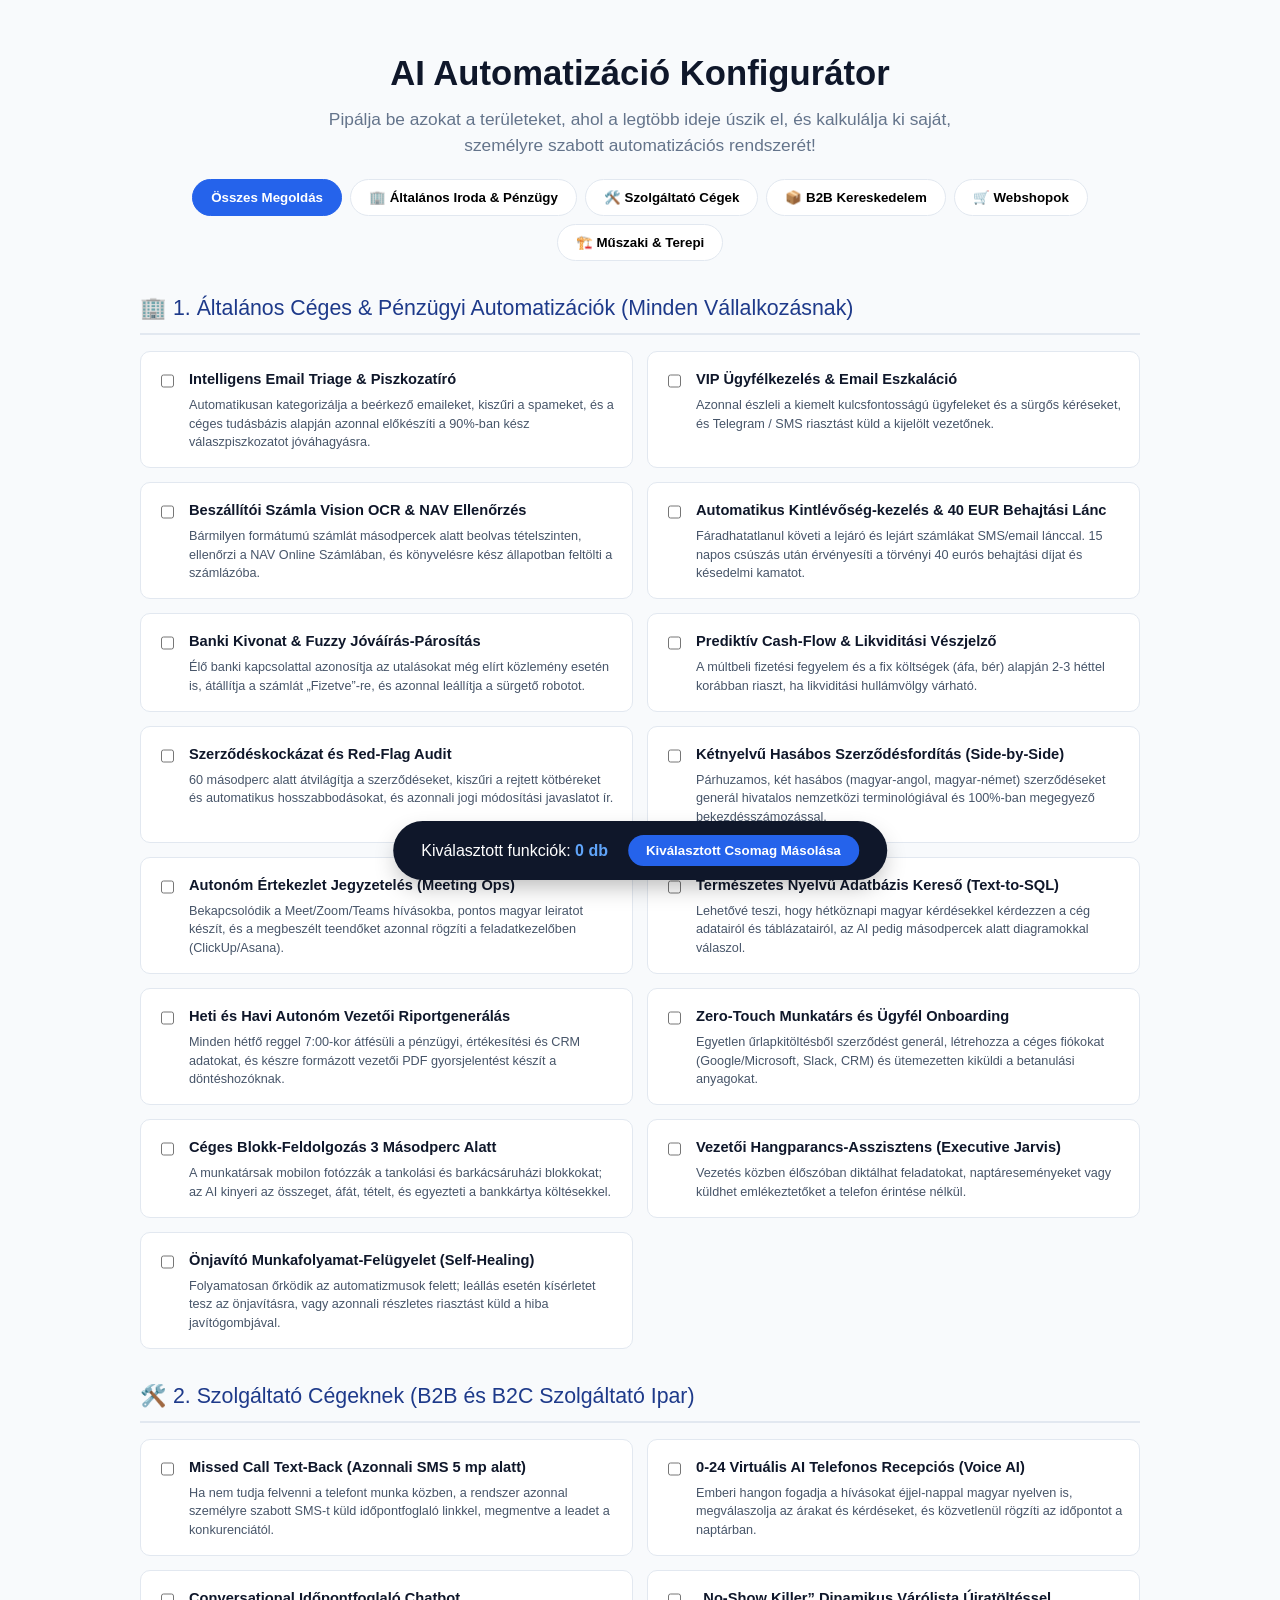
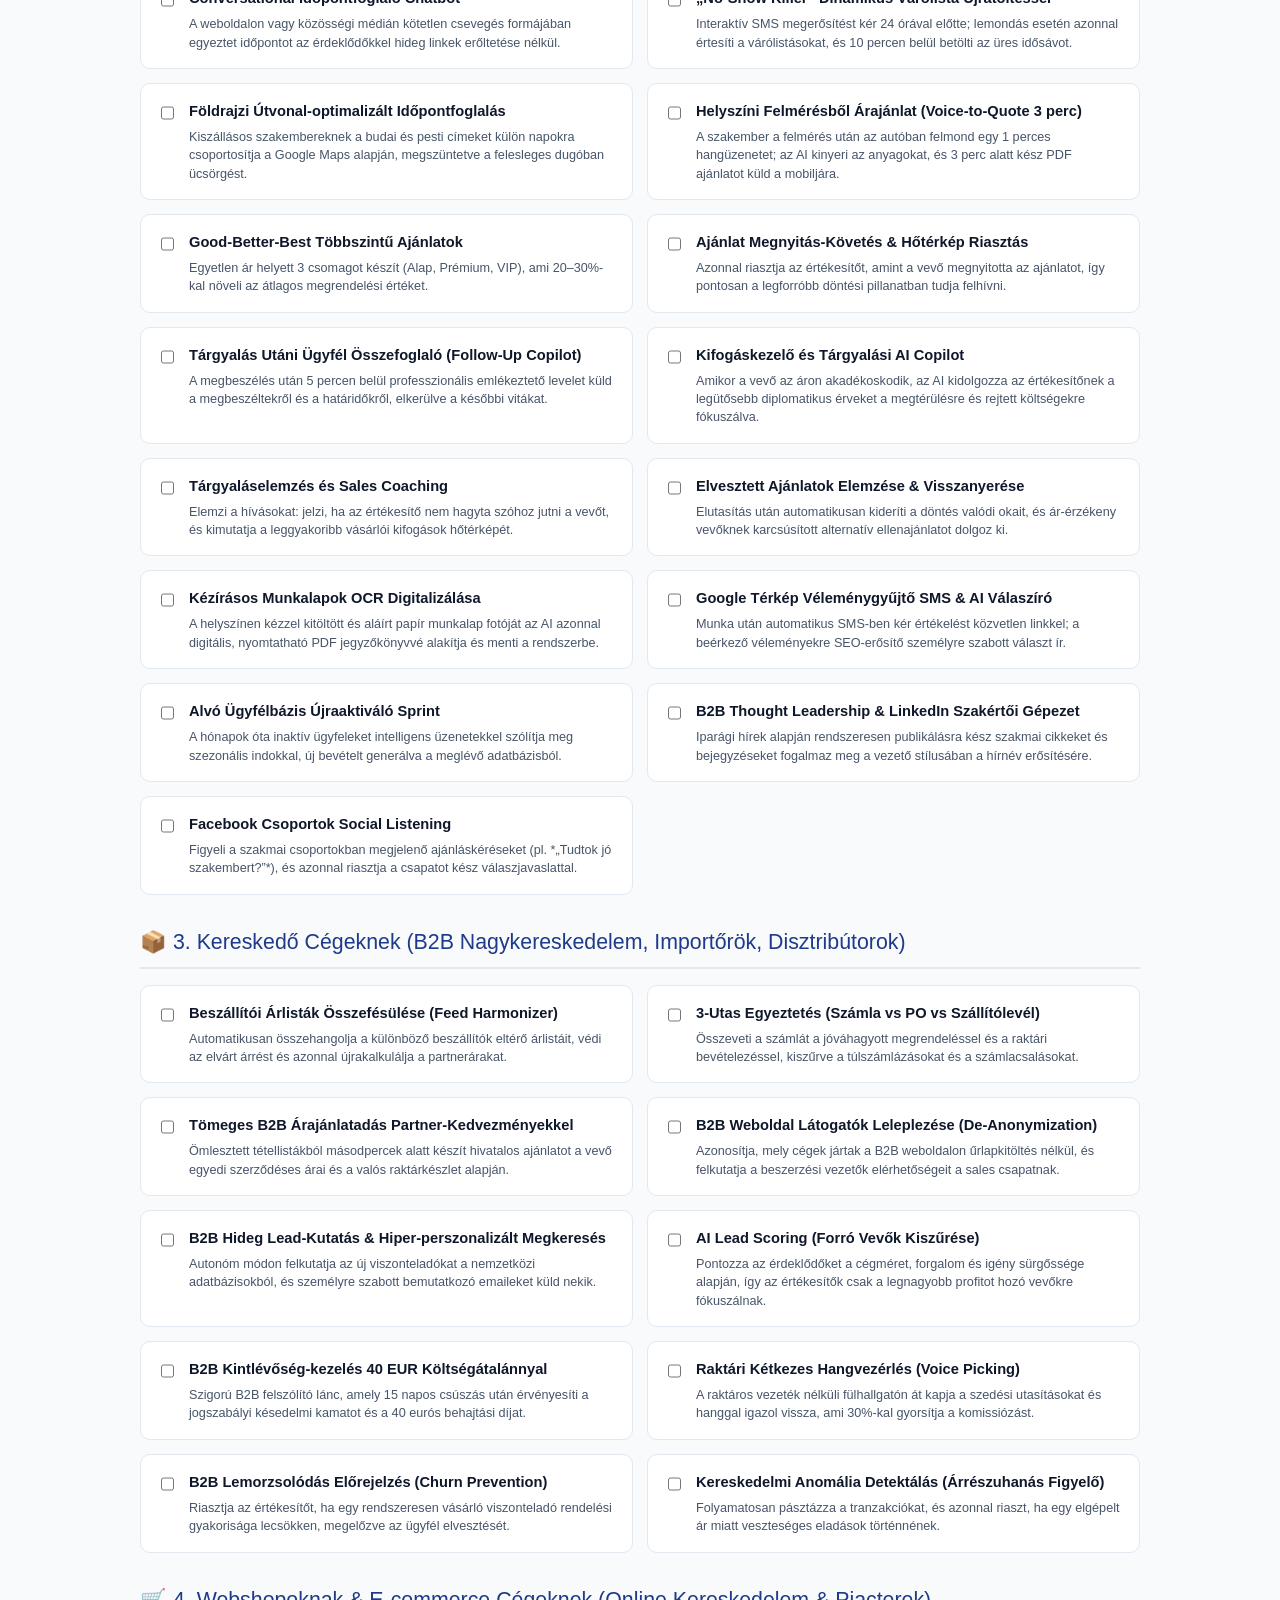
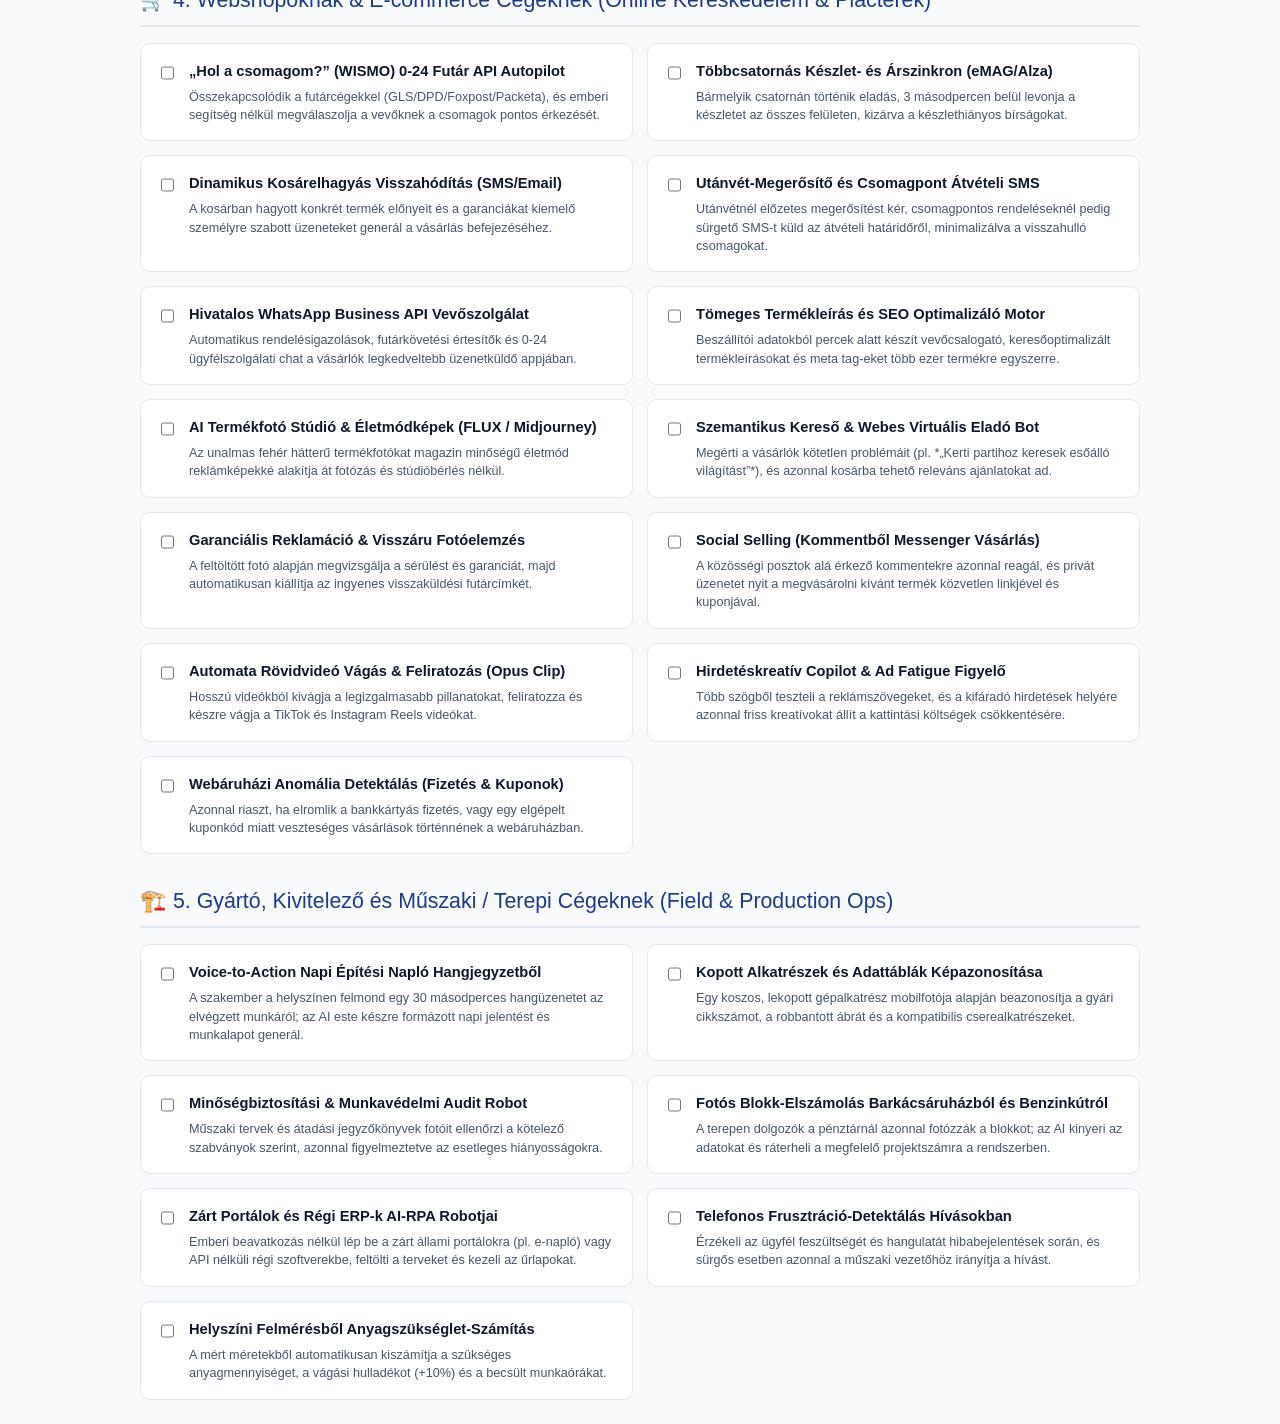
<file: interaktiv_szolgaltatas_kalkulator.html>
<!DOCTYPE html>
<html lang="hu">
<head>
<meta charset="UTF-8">
<meta name="viewport" content="width=device-width, initial-scale=1.0">
<title>AI Automatizációs Megoldás Konfigurátor | Válassza ki, amire szüksége van!</title>
<style>
  :root {
    --primary: #2563eb;
    --primary-dark: #1d4ed8;
    --bg: #f8fafc;
    --card: #ffffff;
    --text: #0f172a;
    --muted: #64748b;
    --border: #e2e8f0;
  }
  body {
    font-family: -apple-system, BlinkMacSystemFont, "Segoe UI", Roboto, sans-serif;
    background-color: var(--bg);
    color: var(--text);
    margin: 0;
    padding: 24px;
    line-height: 1.5;
  }
  .container {
    max-width: 1000px;
    margin: 0 auto;
  }
  header {
    text-align: center;
    margin-bottom: 32px;
  }
  h1 {
    font-size: 26pt;
    color: #0f172a;
    margin-bottom: 8px;
  }
  .subtitle {
    font-size: 13pt;
    color: var(--muted);
    max-width: 700px;
    margin: 0 auto 20px auto;
  }
  .tabs {
    display: flex;
    justify-content: center;
    gap: 8px;
    flex-wrap: wrap;
    margin-bottom: 24px;
  }
  .tab-btn {
    padding: 10px 18px;
    border-radius: 9999px;
    border: 1px solid var(--border);
    background: var(--card);
    font-size: 10pt;
    font-weight: 600;
    cursor: pointer;
    transition: all 0.2s;
  }
  .tab-btn.active, .tab-btn:hover {
    background: var(--primary);
    color: white;
    border-color: var(--primary);
  }
  .category-title {
    font-size: 16pt;
    color: #1e3a8a;
    border-bottom: 2px solid var(--border);
    padding-bottom: 8px;
    margin-top: 32px;
    margin-bottom: 16px;
    display: flex;
    align-items: center;
    gap: 8px;
  }
  .grid {
    display: grid;
    grid-template-columns: repeat(auto-fill, minmax(460px, 1fr));
    gap: 14px;
  }
  .card {
    background: var(--card);
    border: 1px solid var(--border);
    border-radius: 10px;
    padding: 16px;
    cursor: pointer;
    transition: all 0.2s;
    display: flex;
    align-items: flex-start;
    gap: 12px;
  }
  .card:hover {
    border-color: var(--primary);
    box-shadow: 0 4px 12px rgba(37, 99, 235, 0.08);
  }
  .card.selected {
    border-color: var(--primary);
    background: #eff6ff;
  }
  .card input[type="checkbox"] {
    margin-top: 4px;
    width: 18px;
    height: 18px;
    cursor: pointer;
    accent-color: var(--primary);
  }
  .card-content h3 {
    margin: 0 0 6px 0;
    font-size: 11pt;
    color: #0f172a;
  }
  .card-content p {
    margin: 0;
    font-size: 9.5pt;
    color: #475569;
    line-height: 1.45;
  }
  .sticky-bar {
    position: fixed;
    bottom: 20px;
    left: 50%;
    transform: translateX(-50%);
    background: #0f172a;
    color: white;
    padding: 14px 28px;
    border-radius: 9999px;
    display: flex;
    align-items: center;
    gap: 20px;
    box-shadow: 0 10px 25px -5px rgba(0, 0, 0, 0.3);
    z-index: 1000;
  }
  .btn-submit {
    background: var(--primary);
    color: white;
    border: none;
    padding: 8px 18px;
    border-radius: 9999px;
    font-weight: 600;
    cursor: pointer;
    transition: background 0.2s;
  }
  .btn-submit:hover {
    background: var(--primary-dark);
  }
  @media (max-width: 600px) {
    .grid { grid-template-columns: 1fr; }
    .sticky-bar { width: 90%; justify-content: space-between; font-size: 9pt; }
  }
</style>
</head>
<body>

<div class="container">
  <header>
    <h1>AI Automatizáció Konfigurátor</h1>
    <p class="subtitle">Pipálja be azokat a területeket, ahol a legtöbb ideje úszik el, és kalkulálja ki saját, személyre szabott automatizációs rendszerét!</p>
    
    <div class="tabs">
      <button class="tab-btn active" onclick="filterCat('all')">Összes Megoldás</button>
      <button class="tab-btn" onclick="filterCat('general')">🏢 Általános Iroda & Pénzügy</button>
      <button class="tab-btn" onclick="filterCat('service')">🛠️ Szolgáltató Cégek</button>
      <button class="tab-btn" onclick="filterCat('trade')">📦 B2B Kereskedelem</button>
      <button class="tab-btn" onclick="filterCat('ecom')">🛒 Webshopok</button>
      <button class="tab-btn" onclick="filterCat('mfg')">🏗️ Műszaki & Terepi</button>
    </div>
  </header>

  <!-- 1. Általános -->
  <div class="category-block" data-category="general">
    <div class="category-title">🏢 1. Általános Céges & Pénzügyi Automatizációk (Minden Vállalkozásnak)</div>
    <div class="grid">
      <div class="card" onclick="toggleCard(this)"><input type="checkbox"><div class="card-content"><h3>Intelligens Email Triage & Piszkozatíró</h3><p>Automatikusan kategorizálja a beérkező emaileket, kiszűri a spameket, és a céges tudásbázis alapján azonnal előkészíti a 90%-ban kész válaszpiszkozatot jóváhagyásra.</p></div></div>
      <div class="card" onclick="toggleCard(this)"><input type="checkbox"><div class="card-content"><h3>VIP Ügyfélkezelés & Email Eszkaláció</h3><p>Azonnal észleli a kiemelt kulcsfontosságú ügyfeleket és a sürgős kéréseket, és Telegram / SMS riasztást küld a kijelölt vezetőnek.</p></div></div>
      <div class="card" onclick="toggleCard(this)"><input type="checkbox"><div class="card-content"><h3>Beszállítói Számla Vision OCR & NAV Ellenőrzés</h3><p>Bármilyen formátumú számlát másodpercek alatt beolvas tételszinten, ellenőrzi a NAV Online Számlában, és könyvelésre kész állapotban feltölti a számlázóba.</p></div></div>
      <div class="card" onclick="toggleCard(this)"><input type="checkbox"><div class="card-content"><h3>Automatikus Kintlévőség-kezelés & 40 EUR Behajtási Lánc</h3><p>Fáradhatatlanul követi a lejáró és lejárt számlákat SMS/email lánccal. 15 napos csúszás után érvényesíti a törvényi 40 eurós behajtási díjat és késedelmi kamatot.</p></div></div>
      <div class="card" onclick="toggleCard(this)"><input type="checkbox"><div class="card-content"><h3>Banki Kivonat & Fuzzy Jóváírás-Párosítás</h3><p>Élő banki kapcsolattal azonosítja az utalásokat még elírt közlemény esetén is, átállítja a számlát „Fizetve”-re, és azonnal leállítja a sürgető robotot.</p></div></div>
      <div class="card" onclick="toggleCard(this)"><input type="checkbox"><div class="card-content"><h3>Prediktív Cash-Flow & Likviditási Vészjelző</h3><p>A múltbeli fizetési fegyelem és a fix költségek (áfa, bér) alapján 2-3 héttel korábban riaszt, ha likviditási hullámvölgy várható.</p></div></div>
      <div class="card" onclick="toggleCard(this)"><input type="checkbox"><div class="card-content"><h3>Szerződéskockázat és Red-Flag Audit</h3><p>60 másodperc alatt átvilágítja a szerződéseket, kiszűri a rejtett kötbéreket és automatikus hosszabbodásokat, és azonnali jogi módosítási javaslatot ír.</p></div></div>
      <div class="card" onclick="toggleCard(this)"><input type="checkbox"><div class="card-content"><h3>Kétnyelvű Hasábos Szerződésfordítás (Side-by-Side)</h3><p>Párhuzamos, két hasábos (magyar-angol, magyar-német) szerződéseket generál hivatalos nemzetközi terminológiával és 100%-ban megegyező bekezdésszámozással.</p></div></div>
      <div class="card" onclick="toggleCard(this)"><input type="checkbox"><div class="card-content"><h3>Autonóm Értekezlet Jegyzetelés (Meeting Ops)</h3><p>Bekapcsolódik a Meet/Zoom/Teams hívásokba, pontos magyar leiratot készít, és a megbeszélt teendőket azonnal rögzíti a feladatkezelőben (ClickUp/Asana).</p></div></div>
      <div class="card" onclick="toggleCard(this)"><input type="checkbox"><div class="card-content"><h3>Természetes Nyelvű Adatbázis Kereső (Text-to-SQL)</h3><p>Lehetővé teszi, hogy hétköznapi magyar kérdésekkel kérdezzen a cég adatairól és táblázatairól, az AI pedig másodpercek alatt diagramokkal válaszol.</p></div></div>
      <div class="card" onclick="toggleCard(this)"><input type="checkbox"><div class="card-content"><h3>Heti és Havi Autonóm Vezetői Riportgenerálás</h3><p>Minden hétfő reggel 7:00-kor átfésüli a pénzügyi, értékesítési és CRM adatokat, és készre formázott vezetői PDF gyorsjelentést készít a döntéshozóknak.</p></div></div>
      <div class="card" onclick="toggleCard(this)"><input type="checkbox"><div class="card-content"><h3>Zero-Touch Munkatárs és Ügyfél Onboarding</h3><p>Egyetlen űrlapkitöltésből szerződést generál, létrehozza a céges fiókokat (Google/Microsoft, Slack, CRM) és ütemezetten kiküldi a betanulási anyagokat.</p></div></div>
      <div class="card" onclick="toggleCard(this)"><input type="checkbox"><div class="card-content"><h3>Céges Blokk-Feldolgozás 3 Másodperc Alatt</h3><p>A munkatársak mobilon fotózzák a tankolási és barkácsáruházi blokkokat; az AI kinyeri az összeget, áfát, tételt, és egyezteti a bankkártya költésekkel.</p></div></div>
      <div class="card" onclick="toggleCard(this)"><input type="checkbox"><div class="card-content"><h3>Vezetői Hangparancs-Asszisztens (Executive Jarvis)</h3><p>Vezetés közben élőszóban diktálhat feladatokat, naptáreseményeket vagy küldhet emlékeztetőket a telefon érintése nélkül.</p></div></div>
      <div class="card" onclick="toggleCard(this)"><input type="checkbox"><div class="card-content"><h3>Önjavító Munkafolyamat-Felügyelet (Self-Healing)</h3><p>Folyamatosan őrködik az automatizmusok felett; leállás esetén kísérletet tesz az önjavításra, vagy azonnali részletes riasztást küld a hiba javítógombjával.</p></div></div>
    </div>
  </div>

  <!-- 2. Szolgáltatók -->
  <div class="category-block" data-category="service">
    <div class="category-title">🛠️ 2. Szolgáltató Cégeknek (B2B és B2C Szolgáltató Ipar)</div>
    <div class="grid">
      <div class="card" onclick="toggleCard(this)"><input type="checkbox"><div class="card-content"><h3>Missed Call Text-Back (Azonnali SMS 5 mp alatt)</h3><p>Ha nem tudja felvenni a telefont munka közben, a rendszer azonnal személyre szabott SMS-t küld időpontfoglaló linkkel, megmentve a leadet a konkurenciától.</p></div></div>
      <div class="card" onclick="toggleCard(this)"><input type="checkbox"><div class="card-content"><h3>0-24 Virtuális AI Telefonos Recepciós (Voice AI)</h3><p>Emberi hangon fogadja a hívásokat éjjel-nappal magyar nyelven is, megválaszolja az árakat és kérdéseket, és közvetlenül rögzíti az időpontot a naptárban.</p></div></div>
      <div class="card" onclick="toggleCard(this)"><input type="checkbox"><div class="card-content"><h3>Conversational Időpontfoglaló Chatbot</h3><p>A weboldalon vagy közösségi médián kötetlen csevegés formájában egyeztet időpontot az érdeklődőkkel hideg linkek erőltetése nélkül.</p></div></div>
      <div class="card" onclick="toggleCard(this)"><input type="checkbox"><div class="card-content"><h3>„No-Show Killer” Dinamikus Várólista Újratöltéssel</h3><p>Interaktív SMS megerősítést kér 24 órával előtte; lemondás esetén azonnal értesíti a várólistásokat, és 10 percen belül betölti az üres idősávot.</p></div></div>
      <div class="card" onclick="toggleCard(this)"><input type="checkbox"><div class="card-content"><h3>Földrajzi Útvonal-optimalizált Időpontfoglalás</h3><p>Kiszállásos szakembereknek a budai és pesti címeket külön napokra csoportosítja a Google Maps alapján, megszüntetve a felesleges dugóban ücsörgést.</p></div></div>
      <div class="card" onclick="toggleCard(this)"><input type="checkbox"><div class="card-content"><h3>Helyszíni Felmérésből Árajánlat (Voice-to-Quote 3 perc)</h3><p>A szakember a felmérés után az autóban felmond egy 1 perces hangüzenetet; az AI kinyeri az anyagokat, és 3 perc alatt kész PDF ajánlatot küld a mobiljára.</p></div></div>
      <div class="card" onclick="toggleCard(this)"><input type="checkbox"><div class="card-content"><h3>Good-Better-Best Többszintű Ajánlatok</h3><p>Egyetlen ár helyett 3 csomagot készít (Alap, Prémium, VIP), ami 20–30%-kal növeli az átlagos megrendelési értéket.</p></div></div>
      <div class="card" onclick="toggleCard(this)"><input type="checkbox"><div class="card-content"><h3>Ajánlat Megnyitás-Követés & Hőtérkép Riasztás</h3><p>Azonnal riasztja az értékesítőt, amint a vevő megnyitotta az ajánlatot, így pontosan a legforróbb döntési pillanatban tudja felhívni.</p></div></div>
      <div class="card" onclick="toggleCard(this)"><input type="checkbox"><div class="card-content"><h3>Tárgyalás Utáni Ügyfél Összefoglaló (Follow-Up Copilot)</h3><p>A megbeszélés után 5 percen belül professzionális emlékeztető levelet küld a megbeszéltekről és a határidőkről, elkerülve a későbbi vitákat.</p></div></div>
      <div class="card" onclick="toggleCard(this)"><input type="checkbox"><div class="card-content"><h3>Kifogáskezelő és Tárgyalási AI Copilot</h3><p>Amikor a vevő az áron akadékoskodik, az AI kidolgozza az értékesítőnek a legütősebb diplomatikus érveket a megtérülésre és rejtett költségekre fókuszálva.</p></div></div>
      <div class="card" onclick="toggleCard(this)"><input type="checkbox"><div class="card-content"><h3>Tárgyaláselemzés és Sales Coaching</h3><p>Elemzi a hívásokat: jelzi, ha az értékesítő nem hagyta szóhoz jutni a vevőt, és kimutatja a leggyakoribb vásárlói kifogások hőtérképét.</p></div></div>
      <div class="card" onclick="toggleCard(this)"><input type="checkbox"><div class="card-content"><h3>Elvesztett Ajánlatok Elemzése & Visszanyerése</h3><p>Elutasítás után automatikusan kideríti a döntés valódi okait, és ár-érzékeny vevőknek karcsúsított alternatív ellenajánlatot dolgoz ki.</p></div></div>
      <div class="card" onclick="toggleCard(this)"><input type="checkbox"><div class="card-content"><h3>Kézírásos Munkalapok OCR Digitalizálása</h3><p>A helyszínen kézzel kitöltött és aláírt papír munkalap fotóját az AI azonnal digitális, nyomtatható PDF jegyzőkönyvvé alakítja és menti a rendszerbe.</p></div></div>
      <div class="card" onclick="toggleCard(this)"><input type="checkbox"><div class="card-content"><h3>Google Térkép Véleménygyűjtő SMS & AI Válaszíró</h3><p>Munka után automatikus SMS-ben kér értékelést közvetlen linkkel; a beérkező véleményekre SEO-erősítő személyre szabott választ ír.</p></div></div>
      <div class="card" onclick="toggleCard(this)"><input type="checkbox"><div class="card-content"><h3>Alvó Ügyfélbázis Újraaktiváló Sprint</h3><p>A hónapok óta inaktív ügyfeleket intelligens üzenetekkel szólítja meg szezonális indokkal, új bevételt generálva a meglévő adatbázisból.</p></div></div>
      <div class="card" onclick="toggleCard(this)"><input type="checkbox"><div class="card-content"><h3>B2B Thought Leadership & LinkedIn Szakértői Gépezet</h3><p>Iparági hírek alapján rendszeresen publikálásra kész szakmai cikkeket és bejegyzéseket fogalmaz meg a vezető stílusában a hírnév erősítésére.</p></div></div>
      <div class="card" onclick="toggleCard(this)"><input type="checkbox"><div class="card-content"><h3>Facebook Csoportok Social Listening</h3><p>Figyeli a szakmai csoportokban megjelenő ajánláskéréseket (pl. *„Tudtok jó szakembert?”*), és azonnal riasztja a csapatot kész válaszjavaslattal.</p></div></div>
    </div>
  </div>

  <!-- 3. Kereskedők -->
  <div class="category-block" data-category="trade">
    <div class="category-title">📦 3. Kereskedő Cégeknek (B2B Nagykereskedelem, Importőrök, Disztribútorok)</div>
    <div class="grid">
      <div class="card" onclick="toggleCard(this)"><input type="checkbox"><div class="card-content"><h3>Beszállítói Árlisták Összefésülése (Feed Harmonizer)</h3><p>Automatikusan összehangolja a különböző beszállítók eltérő árlistáit, védi az elvárt árrést és azonnal újrakalkulálja a partnerárakat.</p></div></div>
      <div class="card" onclick="toggleCard(this)"><input type="checkbox"><div class="card-content"><h3>3-Utas Egyeztetés (Számla vs PO vs Szállítólevél)</h3><p>Összeveti a számlát a jóváhagyott megrendeléssel és a raktári bevételezéssel, kiszűrve a túlszámlázásokat és a számlacsalásokat.</p></div></div>
      <div class="card" onclick="toggleCard(this)"><input type="checkbox"><div class="card-content"><h3>Tömeges B2B Árajánlatadás Partner-Kedvezményekkel</h3><p>Ömlesztett tétellistákból másodpercek alatt készít hivatalos ajánlatot a vevő egyedi szerződéses árai és a valós raktárkészlet alapján.</p></div></div>
      <div class="card" onclick="toggleCard(this)"><input type="checkbox"><div class="card-content"><h3>B2B Weboldal Látogatók Leleplezése (De-Anonymization)</h3><p>Azonosítja, mely cégek jártak a B2B weboldalon űrlapkitöltés nélkül, és felkutatja a beszerzési vezetők elérhetőségeit a sales csapatnak.</p></div></div>
      <div class="card" onclick="toggleCard(this)"><input type="checkbox"><div class="card-content"><h3>B2B Hideg Lead-Kutatás & Hiper-perszonalizált Megkeresés</h3><p>Autonóm módon felkutatja az új viszonteladókat a nemzetközi adatbázisokból, és személyre szabott bemutatkozó emaileket küld nekik.</p></div></div>
      <div class="card" onclick="toggleCard(this)"><input type="checkbox"><div class="card-content"><h3>AI Lead Scoring (Forró Vevők Kiszűrése)</h3><p>Pontozza az érdeklődőket a cégméret, forgalom és igény sürgőssége alapján, így az értékesítők csak a legnagyobb profitot hozó vevőkre fókuszálnak.</p></div></div>
      <div class="card" onclick="toggleCard(this)"><input type="checkbox"><div class="card-content"><h3>B2B Kintlévőség-kezelés 40 EUR Költségátalánnyal</h3><p>Szigorú B2B felszólító lánc, amely 15 napos csúszás után érvényesíti a jogszabályi késedelmi kamatot és a 40 eurós behajtási díjat.</p></div></div>
      <div class="card" onclick="toggleCard(this)"><input type="checkbox"><div class="card-content"><h3>Raktári Kétkezes Hangvezérlés (Voice Picking)</h3><p>A raktáros vezeték nélküli fülhallgatón át kapja a szedési utasításokat és hanggal igazol vissza, ami 30%-kal gyorsítja a komissiózást.</p></div></div>
      <div class="card" onclick="toggleCard(this)"><input type="checkbox"><div class="card-content"><h3>B2B Lemorzsolódás Előrejelzés (Churn Prevention)</h3><p>Riasztja az értékesítőt, ha egy rendszeresen vásárló viszonteladó rendelési gyakorisága lecsökken, megelőzve az ügyfél elvesztését.</p></div></div>
      <div class="card" onclick="toggleCard(this)"><input type="checkbox"><div class="card-content"><h3>Kereskedelmi Anomália Detektálás (Árrészuhanás Figyelő)</h3><p>Folyamatosan pásztázza a tranzakciókat, és azonnal riaszt, ha egy elgépelt ár miatt veszteséges eladások történnének.</p></div></div>
    </div>
  </div>

  <!-- 4. Webshopok -->
  <div class="category-block" data-category="ecom">
    <div class="category-title">🛒 4. Webshopoknak & E-commerce Cégeknek (Online Kereskedelem & Piacterek)</div>
    <div class="grid">
      <div class="card" onclick="toggleCard(this)"><input type="checkbox"><div class="card-content"><h3>„Hol a csomagom?” (WISMO) 0-24 Futár API Autopilot</h3><p>Összekapcsolódik a futárcégekkel (GLS/DPD/Foxpost/Packeta), és emberi segítség nélkül megválaszolja a vevőknek a csomagok pontos érkezését.</p></div></div>
      <div class="card" onclick="toggleCard(this)"><input type="checkbox"><div class="card-content"><h3>Többcsatornás Készlet- és Árszinkron (eMAG/Alza)</h3><p>Bármelyik csatornán történik eladás, 3 másodpercen belül levonja a készletet az összes felületen, kizárva a készlethiányos bírságokat.</p></div></div>
      <div class="card" onclick="toggleCard(this)"><input type="checkbox"><div class="card-content"><h3>Dinamikus Kosárelhagyás Visszahódítás (SMS/Email)</h3><p>A kosárban hagyott konkrét termék előnyeit és a garanciákat kiemelő személyre szabott üzeneteket generál a vásárlás befejezéséhez.</p></div></div>
      <div class="card" onclick="toggleCard(this)"><input type="checkbox"><div class="card-content"><h3>Utánvét-Megerősítő és Csomagpont Átvételi SMS</h3><p>Utánvétnél előzetes megerősítést kér, csomagpontos rendeléseknél pedig sürgető SMS-t küld az átvételi határidőről, minimalizálva a visszahulló csomagokat.</p></div></div>
      <div class="card" onclick="toggleCard(this)"><input type="checkbox"><div class="card-content"><h3>Hivatalos WhatsApp Business API Vevőszolgálat</h3><p>Automatikus rendelésigazolások, futárkövetési értesítők és 0-24 ügyfélszolgálati chat a vásárlók legkedveltebb üzenetküldő appjában.</p></div></div>
      <div class="card" onclick="toggleCard(this)"><input type="checkbox"><div class="card-content"><h3>Tömeges Termékleírás és SEO Optimalizáló Motor</h3><p>Beszállítói adatokból percek alatt készít vevőcsalogató, keresőoptimalizált termékleírásokat és meta tag-eket több ezer termékre egyszerre.</p></div></div>
      <div class="card" onclick="toggleCard(this)"><input type="checkbox"><div class="card-content"><h3>AI Termékfotó Stúdió & Életmódképek (FLUX / Midjourney)</h3><p>Az unalmas fehér hátterű termékfotókat magazin minőségű életmód reklámképekké alakítja át fotózás és stúdióbérlés nélkül.</p></div></div>
      <div class="card" onclick="toggleCard(this)"><input type="checkbox"><div class="card-content"><h3>Szemantikus Kereső & Webes Virtuális Eladó Bot</h3><p>Megérti a vásárlók kötetlen problémáit (pl. *„Kerti partihoz keresek esőálló világítást”*), és azonnal kosárba tehető releváns ajánlatokat ad.</p></div></div>
      <div class="card" onclick="toggleCard(this)"><input type="checkbox"><div class="card-content"><h3>Garanciális Reklamáció & Visszáru Fotóelemzés</h3><p>A feltöltött fotó alapján megvizsgálja a sérülést és garanciát, majd automatikusan kiállítja az ingyenes visszaküldési futárcímkét.</p></div></div>
      <div class="card" onclick="toggleCard(this)"><input type="checkbox"><div class="card-content"><h3>Social Selling (Kommentből Messenger Vásárlás)</h3><p>A közösségi posztok alá érkező kommentekre azonnal reagál, és privát üzenetet nyit a megvásárolni kívánt termék közvetlen linkjével és kuponjával.</p></div></div>
      <div class="card" onclick="toggleCard(this)"><input type="checkbox"><div class="card-content"><h3>Automata Rövidvideó Vágás & Feliratozás (Opus Clip)</h3><p>Hosszú videókból kivágja a legizgalmasabb pillanatokat, feliratozza és készre vágja a TikTok és Instagram Reels videókat.</p></div></div>
      <div class="card" onclick="toggleCard(this)"><input type="checkbox"><div class="card-content"><h3>Hirdetéskreatív Copilot & Ad Fatigue Figyelő</h3><p>Több szögből teszteli a reklámszövegeket, és a kifáradó hirdetések helyére azonnal friss kreatívokat állít a kattintási költségek csökkentésére.</p></div></div>
      <div class="card" onclick="toggleCard(this)"><input type="checkbox"><div class="card-content"><h3>Webáruházi Anomália Detektálás (Fizetés & Kuponok)</h3><p>Azonnal riaszt, ha elromlik a bankkártyás fizetés, vagy egy elgépelt kuponkód miatt veszteséges vásárlások történnének a webáruházban.</p></div></div>
    </div>
  </div>

  <!-- 5. Műszaki & Gyártók -->
  <div class="category-block" data-category="mfg">
    <div class="category-title">🏗️ 5. Gyártó, Kivitelező és Műszaki / Terepi Cégeknek (Field & Production Ops)</div>
    <div class="grid">
      <div class="card" onclick="toggleCard(this)"><input type="checkbox"><div class="card-content"><h3>Voice-to-Action Napi Építési Napló Hangjegyzetből</h3><p>A szakember a helyszínen felmond egy 30 másodperces hangüzenetet az elvégzett munkáról; az AI este készre formázott napi jelentést és munkalapot generál.</p></div></div>
      <div class="card" onclick="toggleCard(this)"><input type="checkbox"><div class="card-content"><h3>Kopott Alkatrészek és Adattáblák Képazonosítása</h3><p>Egy koszos, lekopott gépalkatrész mobilfotója alapján beazonosítja a gyári cikkszámot, a robbantott ábrát és a kompatibilis cserealkatrészeket.</p></div></div>
      <div class="card" onclick="toggleCard(this)"><input type="checkbox"><div class="card-content"><h3>Minőségbiztosítási & Munkavédelmi Audit Robot</h3><p>Műszaki tervek és átadási jegyzőkönyvek fotóit ellenőrzi a kötelező szabványok szerint, azonnal figyelmeztetve az esetleges hiányosságokra.</p></div></div>
      <div class="card" onclick="toggleCard(this)"><input type="checkbox"><div class="card-content"><h3>Fotós Blokk-Elszámolás Barkácsáruházból és Benzinkútról</h3><p>A terepen dolgozók a pénztárnál azonnal fotózzák a blokkot; az AI kinyeri az adatokat és ráterheli a megfelelő projektszámra a rendszerben.</p></div></div>
      <div class="card" onclick="toggleCard(this)"><input type="checkbox"><div class="card-content"><h3>Zárt Portálok és Régi ERP-k AI-RPA Robotjai</h3><p>Emberi beavatkozás nélkül lép be a zárt állami portálokra (pl. e-napló) vagy API nélküli régi szoftverekbe, feltölti a terveket és kezeli az űrlapokat.</p></div></div>
      <div class="card" onclick="toggleCard(this)"><input type="checkbox"><div class="card-content"><h3>Telefonos Frusztráció-Detektálás Hívásokban</h3><p>Érzékeli az ügyfél feszültségét és hangulatát hibabejelentések során, és sürgős esetben azonnal a műszaki vezetőhöz irányítja a hívást.</p></div></div>
      <div class="card" onclick="toggleCard(this)"><input type="checkbox"><div class="card-content"><h3>Helyszíni Felmérésből Anyagszükséglet-Számítás</h3><p>A mért méretekből automatikusan kiszámítja a szükséges anyagmennyiséget, a vágási hulladékot (+10%) és a becsült munkaórákat.</p></div></div>
    </div>
  </div>
</div>

<div class="sticky-bar">
  <div>Kiválasztott funkciók: <strong id="selected-count" style="color: #60a5fa;">0 db</strong></div>
  <button class="btn-submit" onclick="submitSelection()">Kiválasztott Csomag Másolása</button>
</div>

<script>
  function toggleCard(card) {
    const cb = card.querySelector('input[type="checkbox"]');
    cb.checked = !cb.checked;
    card.classList.toggle('selected', cb.checked);
    updateCount();
  }

  // Megakadályozzuk a duplakattintást közvetlenül a checkboxra kattintva
  document.querySelectorAll('.card input[type="checkbox"]').forEach(cb => {
    cb.addEventListener('click', (e) => {
      e.stopPropagation();
      cb.closest('.card').classList.toggle('selected', cb.checked);
      updateCount();
    });
  });

  function updateCount() {
    const checked = document.querySelectorAll('.card input[type="checkbox"]:checked').length;
    document.getElementById('selected-count').innerText = checked + ' db';
  }

  function filterCat(cat) {
    document.querySelectorAll('.tab-btn').forEach(btn => btn.classList.remove('active'));
    event.target.classList.add('active');

    document.querySelectorAll('.category-block').forEach(block => {
      if (cat === 'all' || block.getAttribute('data-category') === cat) {
        block.style.display = 'block';
      } else {
        block.style.display = 'none';
      }
    });
  }

  function submitSelection() {
    const selected = [];
    document.querySelectorAll('.card input[type="checkbox"]:checked').forEach(cb => {
      const title = cb.closest('.card').querySelector('h3').innerText;
      selected.push('• ' + title);
    });

    if (selected.length === 0) {
      alert('Kérjük, jelöljön be legalább egy automatizációs modult!');
      return;
    }

    const summary = "Kiválasztott AI Automatizációk (" + selected.length + " db):\n\n" + selected.join('\n');
    navigator.clipboard.writeText(summary).then(() => {
      alert("Sikeresen vágólapra másolva!\n\n" + summary);
    });
  }
</script>

</body>
</html>
</file>
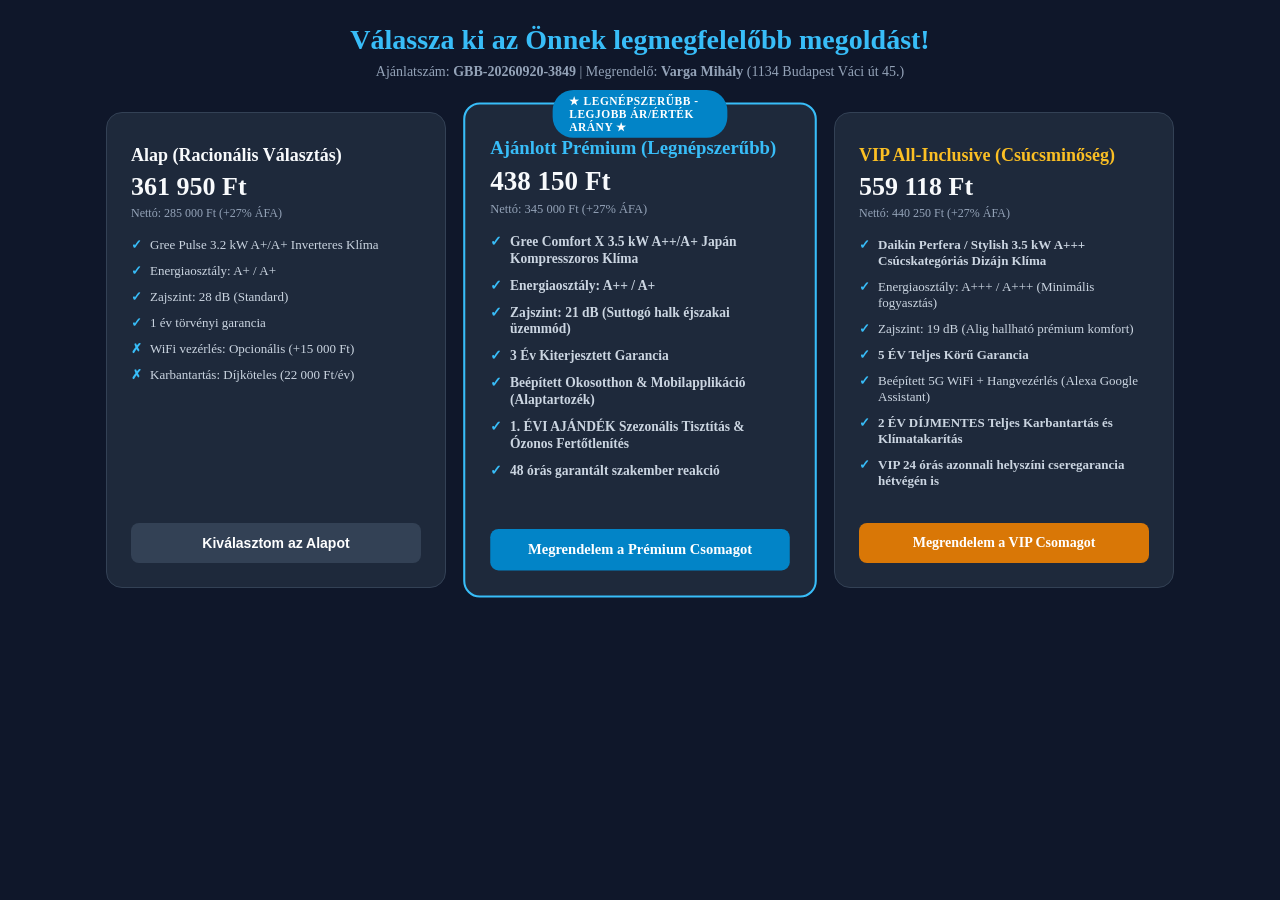
<file: output/ajanlatok/good_better_best_GBB-20260920-3849.html>
<!DOCTYPE html>
<html lang="hu">
<head>
    <meta charset="UTF-8">
    <meta name="viewport" content="width=device-width  initial-scale=1.0">
    <title>Személyre Szabott Ajánlati Csomagok | GBB-20260920-3849</title>
    <style>
        * { box-sizing: border-box; margin: 0; padding: 0; font-family: -apple-system  BlinkMacSystemFont  "Segoe UI"  Roboto  sans-serif; }
        body { background: #0f172a; color: #f8fafc; padding: 24px; }
        .header { text-align: center; max-width: 800px; margin: 0 auto 32px; }
        .header h1 { font-size: 28px; color: #38bdf8; margin-bottom: 8px; }
        .header p { color: #94a3b8; font-size: 14px; }
        .cards-container { display: flex; flex-wrap: wrap; justify-content: center; gap: 24px; max-width: 1200px; margin: 0 auto; }
        .card {
            background: #1e293b; border: 1px solid #334155; border-radius: 16px; width: 340px; padding: 24px;
            display: flex; flex-direction: column; position: relative; transition: transform 0.2s  box-shadow 0.2s;
        }
        .card:hover { transform: translateY(-4px); box-shadow: 0 12px 24px rgba(0 0 0 0.4); }
        .card.highlighted {
            border: 2px solid #38bdf8; background: linear-gradient(180deg  #1e293b 0%  #0c4a6e 100%);
            transform: scale(1.04); z-index: 2; box-shadow: 0 16px 32px rgba(56  189  248  0.25);
        }
        .ribbon {
            position: absolute; top: -14px; left: 50%; transform: translateX(-50%);
            background: #0284c7; color: white; font-size: 11px; font-weight: bold;
            padding: 4px 16px; border-radius: 20px; letter-spacing: 0.5px;
        }
        .tier-name { font-size: 18px; font-weight: bold; margin-top: 8px; margin-bottom: 6px; }
        .tier-price { font-size: 26px; font-weight: 800; color: #f8fafc; margin-bottom: 4px; }
        .tier-subprice { font-size: 12px; color: #94a3b8; margin-bottom: 16px; }
        .features-list { list-style: none; margin-bottom: 24px; flex-grow: 1; }
        .features-list li { font-size: 13px; color: #cbd5e1; margin-bottom: 10px; display: flex; align-items: flex-start; }
        .features-list li span.icon { margin-right: 8px; color: #38bdf8; font-weight: bold; }
        .btn {
            width: 100%; padding: 12px; border-radius: 8px; border: none; font-size: 14px; font-weight: bold;
            cursor: pointer; text-align: center; text-decoration: none; transition: background 0.2s;
        }
        .btn-default { background: #334155; color: white; }
        .btn-default:hover { background: #475569; }
        .btn-primary { background: #0284c7; color: white; }
        .btn-primary:hover { background: #0369a1; }
        .btn-gold { background: #d97706; color: white; }
        .btn-gold:hover { background: #b45309; }
        
        /* Modal for Good package downsell/upsell */
        #upsellModal {
            display: none; position: fixed; top: 0; left: 0; width: 100%; height: 100%;
            background: rgba(0 0 0 0.75); z-index: 100; justify-content: center; align-items: center;
        }
        .modal-box {
            background: #1e293b; border: 1px solid #38bdf8; border-radius: 16px; max-width: 500px;
            padding: 24px; text-align: center;
        }
        .modal-box h2 { color: #38bdf8; margin-bottom: 12px; }
        .modal-box p { font-size: 14px; color: #cbd5e1; margin-bottom: 20px; line-height: 1.5; }
    </style>
</head>
<body>
    <div class="header">
        <h1>Válassza ki az Önnek legmegfelelőbb megoldást!</h1>
        <p>Ajánlatszám: <b>GBB-20260920-3849</b> | Megrendelő: <b>Varga Mihály</b> (1134 Budapest  Váci út 45.)</p>
    </div>

    <div class="cards-container">
        <!-- 1. GOOD CARD -->
        <div class="card">
            <div class="tier-name">Alap (Racionális Választás)</div>
            <div class="tier-price">361 950 Ft</div>
            <div class="tier-subprice">Nettó: 285 000 Ft (+27% ÁFA)</div>
            <ul class="features-list">
                <li><span class="icon">✓</span> Gree Pulse 3.2 kW A+/A+ Inverteres Klíma</li>
                <li><span class="icon">✓</span> Energiaosztály: A+ / A+</li>
                <li><span class="icon">✓</span> Zajszint: 28 dB (Standard)</li>
                <li><span class="icon">✓</span> 1 év törvényi garancia</li>
                <li><span class="icon">✗</span> WiFi vezérlés: Opcionális (+15 000 Ft)</li>
                <li><span class="icon">✗</span> Karbantartás: Díjköteles (22 000 Ft/év)</li>
            </ul>
            <button class="btn btn-default" onclick="openUpsellModal('GBB-20260920-3849'  'good')">Kiválasztom az Alapot</button>
        </div>

        <!-- 2. BETTER CARD (HIGHLIGHTED) -->
        <div class="card highlighted">
            <div class="ribbon">★ LEGNÉPSZERŰBB - LEGJOBB ÁR/ÉRTÉK ARÁNY ★</div>
            <div class="tier-name" style="color: #38bdf8;">Ajánlott Prémium (Legnépszerűbb)</div>
            <div class="tier-price">438 150 Ft</div>
            <div class="tier-subprice">Nettó: 345 000 Ft (+27% ÁFA)</div>
            <ul class="features-list">
                <li><span class="icon">✓</span> <b>Gree Comfort X 3.5 kW A++/A+ Japán Kompresszoros Klíma</b></li>
                <li><span class="icon">✓</span> <b>Energiaosztály: A++ / A+</b></li>
                <li><span class="icon">✓</span> <b>Zajszint: 21 dB (Suttogó halk éjszakai üzemmód)</b></li>
                <li><span class="icon">✓</span> <b>3 Év Kiterjesztett Garancia</b></li>
                <li><span class="icon">✓</span> <b>Beépített Okosotthon & Mobilapplikáció (Alaptartozék)</b></li>
                <li><span class="icon">✓</span> <b>1. ÉVI AJÁNDÉK Szezonális Tisztítás & Ózonos Fertőtlenítés</b></li>
                <li><span class="icon">✓</span> <b>48 órás garantált szakember reakció</b></li>
            </ul>
            <a href="http://127.0.0.1:8000/api/v1/modules/07_pszichologiai_tobbszintu_ajanlatok_good_/select?quote_id=GBB-20260920-3849&tier=better" class="btn btn-primary">Megrendelem a Prémium Csomagot</a>
        </div>

        <!-- 3. BEST CARD -->
        <div class="card">
            <div class="tier-name" style="color: #fbbf24;">VIP All-Inclusive (Csúcsminőség)</div>
            <div class="tier-price">559 118 Ft</div>
            <div class="tier-subprice">Nettó: 440 250 Ft (+27% ÁFA)</div>
            <ul class="features-list">
                <li><span class="icon">✓</span> <b>Daikin Perfera / Stylish 3.5 kW A+++ Csúcskategóriás Dizájn Klíma</b></li>
                <li><span class="icon">✓</span> Energiaosztály: A+++ / A+++ (Minimális fogyasztás)</li>
                <li><span class="icon">✓</span> Zajszint: 19 dB (Alig hallható prémium komfort)</li>
                <li><span class="icon">✓</span> <b>5 ÉV Teljes Körű Garancia</b></li>
                <li><span class="icon">✓</span> Beépített 5G WiFi + Hangvezérlés (Alexa  Google Assistant)</li>
                <li><span class="icon">✓</span> <b>2 ÉV DÍJMENTES Teljes Karbantartás és Klímatakarítás</b></li>
                <li><span class="icon">✓</span> <b>VIP 24 órás azonnali helyszíni cseregarancia hétvégén is</b></li>
            </ul>
            <a href="http://127.0.0.1:8000/api/v1/modules/07_pszichologiai_tobbszintu_ajanlatok_good_/select?quote_id=GBB-20260920-3849&tier=best" class="btn btn-gold">Megrendelem a VIP Csomagot</a>
        </div>
    </div>

    <!-- Upsell Modal for Option B -->
    <div id="upsellModal">
        <div class="modal-box">
            <h2>Várjon egy pillanatra!</h2>
            <p>
                Kiváló döntés az Alap csomag  de most <b>rendkívüli kedvezménnyel (+15 000 Ft)</b>
                kérheti a készülékéhez a <b>+1 Év Extra Garanciát</b> és a <b>Szezonális Klímatisztítást</b>!
            </p>
            <div style="display: flex; gap: 12px; justify-content: center;">
                <a href="http://127.0.0.1:8000/api/v1/modules/07_pszichologiai_tobbszintu_ajanlatok_good_/select?quote_id=GBB-20260920-3849&tier=good_with_upsell" class="btn btn-primary">Kérem a Kedvezményes Extrát (+15 000 Ft)</a>
                <a href="http://127.0.0.1:8000/api/v1/modules/07_pszichologiai_tobbszintu_ajanlatok_good_/select?quote_id=GBB-20260920-3849&tier=good" class="btn btn-default">Köszönöm  csak az Alap kell</a>
            </div>
        </div>
    </div>

    <script>
        function openUpsellModal(quoteId  tier) {
            document.getElementById('upsellModal').style.display = 'flex';
        }
    </script>
</body>
</html>
</file>
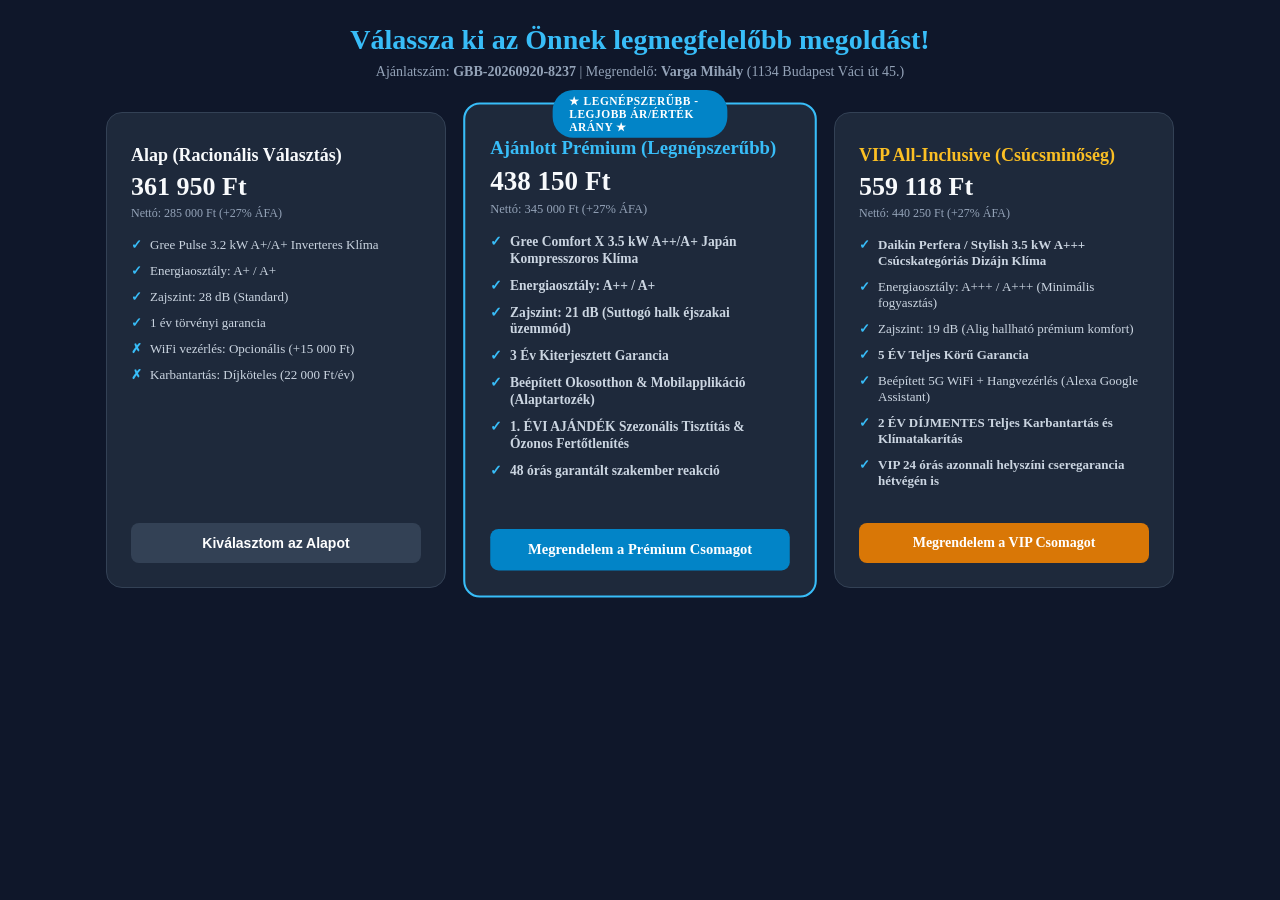
<file: output/ajanlatok/good_better_best_GBB-20260920-8237.html>
<!DOCTYPE html>
<html lang="hu">
<head>
    <meta charset="UTF-8">
    <meta name="viewport" content="width=device-width  initial-scale=1.0">
    <title>Személyre Szabott Ajánlati Csomagok | GBB-20260920-8237</title>
    <style>
        * { box-sizing: border-box; margin: 0; padding: 0; font-family: -apple-system  BlinkMacSystemFont  "Segoe UI"  Roboto  sans-serif; }
        body { background: #0f172a; color: #f8fafc; padding: 24px; }
        .header { text-align: center; max-width: 800px; margin: 0 auto 32px; }
        .header h1 { font-size: 28px; color: #38bdf8; margin-bottom: 8px; }
        .header p { color: #94a3b8; font-size: 14px; }
        .cards-container { display: flex; flex-wrap: wrap; justify-content: center; gap: 24px; max-width: 1200px; margin: 0 auto; }
        .card {
            background: #1e293b; border: 1px solid #334155; border-radius: 16px; width: 340px; padding: 24px;
            display: flex; flex-direction: column; position: relative; transition: transform 0.2s  box-shadow 0.2s;
        }
        .card:hover { transform: translateY(-4px); box-shadow: 0 12px 24px rgba(0 0 0 0.4); }
        .card.highlighted {
            border: 2px solid #38bdf8; background: linear-gradient(180deg  #1e293b 0%  #0c4a6e 100%);
            transform: scale(1.04); z-index: 2; box-shadow: 0 16px 32px rgba(56  189  248  0.25);
        }
        .ribbon {
            position: absolute; top: -14px; left: 50%; transform: translateX(-50%);
            background: #0284c7; color: white; font-size: 11px; font-weight: bold;
            padding: 4px 16px; border-radius: 20px; letter-spacing: 0.5px;
        }
        .tier-name { font-size: 18px; font-weight: bold; margin-top: 8px; margin-bottom: 6px; }
        .tier-price { font-size: 26px; font-weight: 800; color: #f8fafc; margin-bottom: 4px; }
        .tier-subprice { font-size: 12px; color: #94a3b8; margin-bottom: 16px; }
        .features-list { list-style: none; margin-bottom: 24px; flex-grow: 1; }
        .features-list li { font-size: 13px; color: #cbd5e1; margin-bottom: 10px; display: flex; align-items: flex-start; }
        .features-list li span.icon { margin-right: 8px; color: #38bdf8; font-weight: bold; }
        .btn {
            width: 100%; padding: 12px; border-radius: 8px; border: none; font-size: 14px; font-weight: bold;
            cursor: pointer; text-align: center; text-decoration: none; transition: background 0.2s;
        }
        .btn-default { background: #334155; color: white; }
        .btn-default:hover { background: #475569; }
        .btn-primary { background: #0284c7; color: white; }
        .btn-primary:hover { background: #0369a1; }
        .btn-gold { background: #d97706; color: white; }
        .btn-gold:hover { background: #b45309; }
        
        /* Modal for Good package downsell/upsell */
        #upsellModal {
            display: none; position: fixed; top: 0; left: 0; width: 100%; height: 100%;
            background: rgba(0 0 0 0.75); z-index: 100; justify-content: center; align-items: center;
        }
        .modal-box {
            background: #1e293b; border: 1px solid #38bdf8; border-radius: 16px; max-width: 500px;
            padding: 24px; text-align: center;
        }
        .modal-box h2 { color: #38bdf8; margin-bottom: 12px; }
        .modal-box p { font-size: 14px; color: #cbd5e1; margin-bottom: 20px; line-height: 1.5; }
    </style>
</head>
<body>
    <div class="header">
        <h1>Válassza ki az Önnek legmegfelelőbb megoldást!</h1>
        <p>Ajánlatszám: <b>GBB-20260920-8237</b> | Megrendelő: <b>Varga Mihály</b> (1134 Budapest  Váci út 45.)</p>
    </div>

    <div class="cards-container">
        <!-- 1. GOOD CARD -->
        <div class="card">
            <div class="tier-name">Alap (Racionális Választás)</div>
            <div class="tier-price">361 950 Ft</div>
            <div class="tier-subprice">Nettó: 285 000 Ft (+27% ÁFA)</div>
            <ul class="features-list">
                <li><span class="icon">✓</span> Gree Pulse 3.2 kW A+/A+ Inverteres Klíma</li>
                <li><span class="icon">✓</span> Energiaosztály: A+ / A+</li>
                <li><span class="icon">✓</span> Zajszint: 28 dB (Standard)</li>
                <li><span class="icon">✓</span> 1 év törvényi garancia</li>
                <li><span class="icon">✗</span> WiFi vezérlés: Opcionális (+15 000 Ft)</li>
                <li><span class="icon">✗</span> Karbantartás: Díjköteles (22 000 Ft/év)</li>
            </ul>
            <button class="btn btn-default" onclick="openUpsellModal('GBB-20260920-8237'  'good')">Kiválasztom az Alapot</button>
        </div>

        <!-- 2. BETTER CARD (HIGHLIGHTED) -->
        <div class="card highlighted">
            <div class="ribbon">★ LEGNÉPSZERŰBB - LEGJOBB ÁR/ÉRTÉK ARÁNY ★</div>
            <div class="tier-name" style="color: #38bdf8;">Ajánlott Prémium (Legnépszerűbb)</div>
            <div class="tier-price">438 150 Ft</div>
            <div class="tier-subprice">Nettó: 345 000 Ft (+27% ÁFA)</div>
            <ul class="features-list">
                <li><span class="icon">✓</span> <b>Gree Comfort X 3.5 kW A++/A+ Japán Kompresszoros Klíma</b></li>
                <li><span class="icon">✓</span> <b>Energiaosztály: A++ / A+</b></li>
                <li><span class="icon">✓</span> <b>Zajszint: 21 dB (Suttogó halk éjszakai üzemmód)</b></li>
                <li><span class="icon">✓</span> <b>3 Év Kiterjesztett Garancia</b></li>
                <li><span class="icon">✓</span> <b>Beépített Okosotthon & Mobilapplikáció (Alaptartozék)</b></li>
                <li><span class="icon">✓</span> <b>1. ÉVI AJÁNDÉK Szezonális Tisztítás & Ózonos Fertőtlenítés</b></li>
                <li><span class="icon">✓</span> <b>48 órás garantált szakember reakció</b></li>
            </ul>
            <a href="http://127.0.0.1:8000/api/v1/modules/07_pszichologiai_tobbszintu_ajanlatok_good_/select?quote_id=GBB-20260920-8237&tier=better" class="btn btn-primary">Megrendelem a Prémium Csomagot</a>
        </div>

        <!-- 3. BEST CARD -->
        <div class="card">
            <div class="tier-name" style="color: #fbbf24;">VIP All-Inclusive (Csúcsminőség)</div>
            <div class="tier-price">559 118 Ft</div>
            <div class="tier-subprice">Nettó: 440 250 Ft (+27% ÁFA)</div>
            <ul class="features-list">
                <li><span class="icon">✓</span> <b>Daikin Perfera / Stylish 3.5 kW A+++ Csúcskategóriás Dizájn Klíma</b></li>
                <li><span class="icon">✓</span> Energiaosztály: A+++ / A+++ (Minimális fogyasztás)</li>
                <li><span class="icon">✓</span> Zajszint: 19 dB (Alig hallható prémium komfort)</li>
                <li><span class="icon">✓</span> <b>5 ÉV Teljes Körű Garancia</b></li>
                <li><span class="icon">✓</span> Beépített 5G WiFi + Hangvezérlés (Alexa  Google Assistant)</li>
                <li><span class="icon">✓</span> <b>2 ÉV DÍJMENTES Teljes Karbantartás és Klímatakarítás</b></li>
                <li><span class="icon">✓</span> <b>VIP 24 órás azonnali helyszíni cseregarancia hétvégén is</b></li>
            </ul>
            <a href="http://127.0.0.1:8000/api/v1/modules/07_pszichologiai_tobbszintu_ajanlatok_good_/select?quote_id=GBB-20260920-8237&tier=best" class="btn btn-gold">Megrendelem a VIP Csomagot</a>
        </div>
    </div>

    <!-- Upsell Modal for Option B -->
    <div id="upsellModal">
        <div class="modal-box">
            <h2>Várjon egy pillanatra!</h2>
            <p>
                Kiváló döntés az Alap csomag  de most <b>rendkívüli kedvezménnyel (+15 000 Ft)</b>
                kérheti a készülékéhez a <b>+1 Év Extra Garanciát</b> és a <b>Szezonális Klímatisztítást</b>!
            </p>
            <div style="display: flex; gap: 12px; justify-content: center;">
                <a href="http://127.0.0.1:8000/api/v1/modules/07_pszichologiai_tobbszintu_ajanlatok_good_/select?quote_id=GBB-20260920-8237&tier=good_with_upsell" class="btn btn-primary">Kérem a Kedvezményes Extrát (+15 000 Ft)</a>
                <a href="http://127.0.0.1:8000/api/v1/modules/07_pszichologiai_tobbszintu_ajanlatok_good_/select?quote_id=GBB-20260920-8237&tier=good" class="btn btn-default">Köszönöm  csak az Alap kell</a>
            </div>
        </div>
    </div>

    <script>
        function openUpsellModal(quoteId  tier) {
            document.getElementById('upsellModal').style.display = 'flex';
        }
    </script>
</body>
</html>
</file>
